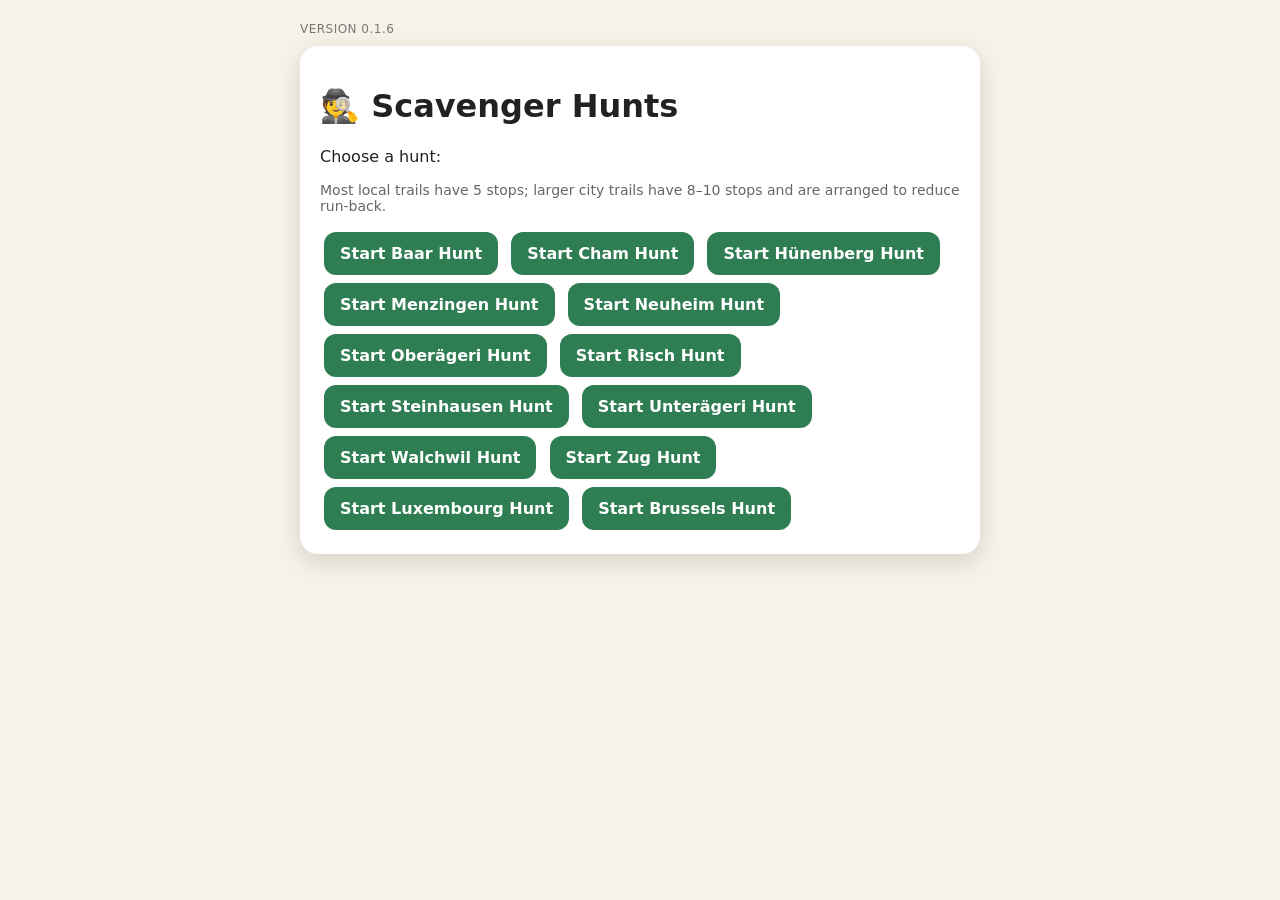
<file: index.html>
<!doctype html>
<html lang="en">
<head>
  <meta charset="utf-8">
  <meta name="viewport" content="width=device-width,initial-scale=1">
  <title>Scavenger Hunts</title>
  <link rel="stylesheet" href="style.css">
</head>
<body>
  <main>
    <!-- Bump this version whenever committing code changes. -->
    <p class="version-tag" aria-label="App version">Version 0.1.6</p>
    <div class="card">
      <h1>🕵️ Scavenger Hunts</h1>
      <p>Choose a hunt:</p>
      <p class="small">Most local trails have 5 stops; larger city trails have 8–10 stops and are arranged to reduce run-back.</p>
      <a class="primary button-link" href="baar.html">Start Baar Hunt</a>
      <a class="primary button-link" href="cham.html">Start Cham Hunt</a>
      <a class="primary button-link" href="huenenberg.html">Start Hünenberg Hunt</a>
      <a class="primary button-link" href="menzingen.html">Start Menzingen Hunt</a>
      <a class="primary button-link" href="neuheim.html">Start Neuheim Hunt</a>
      <a class="primary button-link" href="oberaegeri.html">Start Oberägeri Hunt</a>
      <a class="primary button-link" href="risch.html">Start Risch Hunt</a>
      <a class="primary button-link" href="steinhausen.html">Start Steinhausen Hunt</a>
      <a class="primary button-link" href="unteraegeri.html">Start Unterägeri Hunt</a>
      <a class="primary button-link" href="walchwil.html">Start Walchwil Hunt</a>
      <a class="primary button-link" href="zug.html">Start Zug Hunt</a>
      <a class="primary button-link" href="luxemburg.html">Start Luxembourg Hunt</a>
      <a class="primary button-link" href="brussels.html">Start Brussels Hunt</a>
    </div>
  </main>
</body>
</html>
</file>
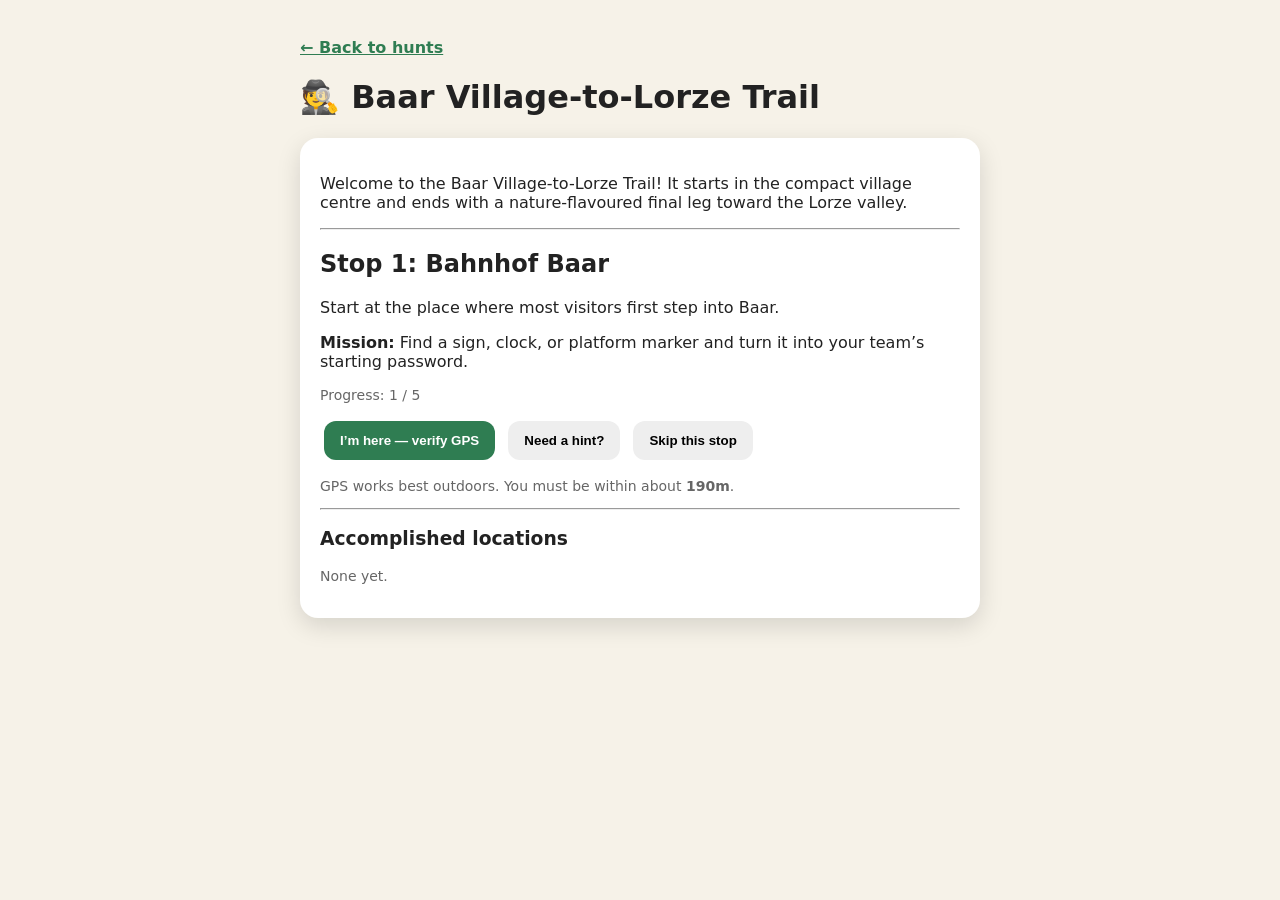
<file: baar.html>
<!doctype html>
<html lang="en">
<head>
  <meta charset="utf-8">
  <meta name="viewport" content="width=device-width,initial-scale=1">
  <title>Baar Scavenger Hunt</title>
  <link rel="stylesheet" href="style.css">
</head>
<body>
  <main id="app"></main>

  <script src="verify.js"></script>
  <script src="hunt-engine.js"></script>
  <script src="baar-hunt.js"></script>
</body>
</html>
</file>
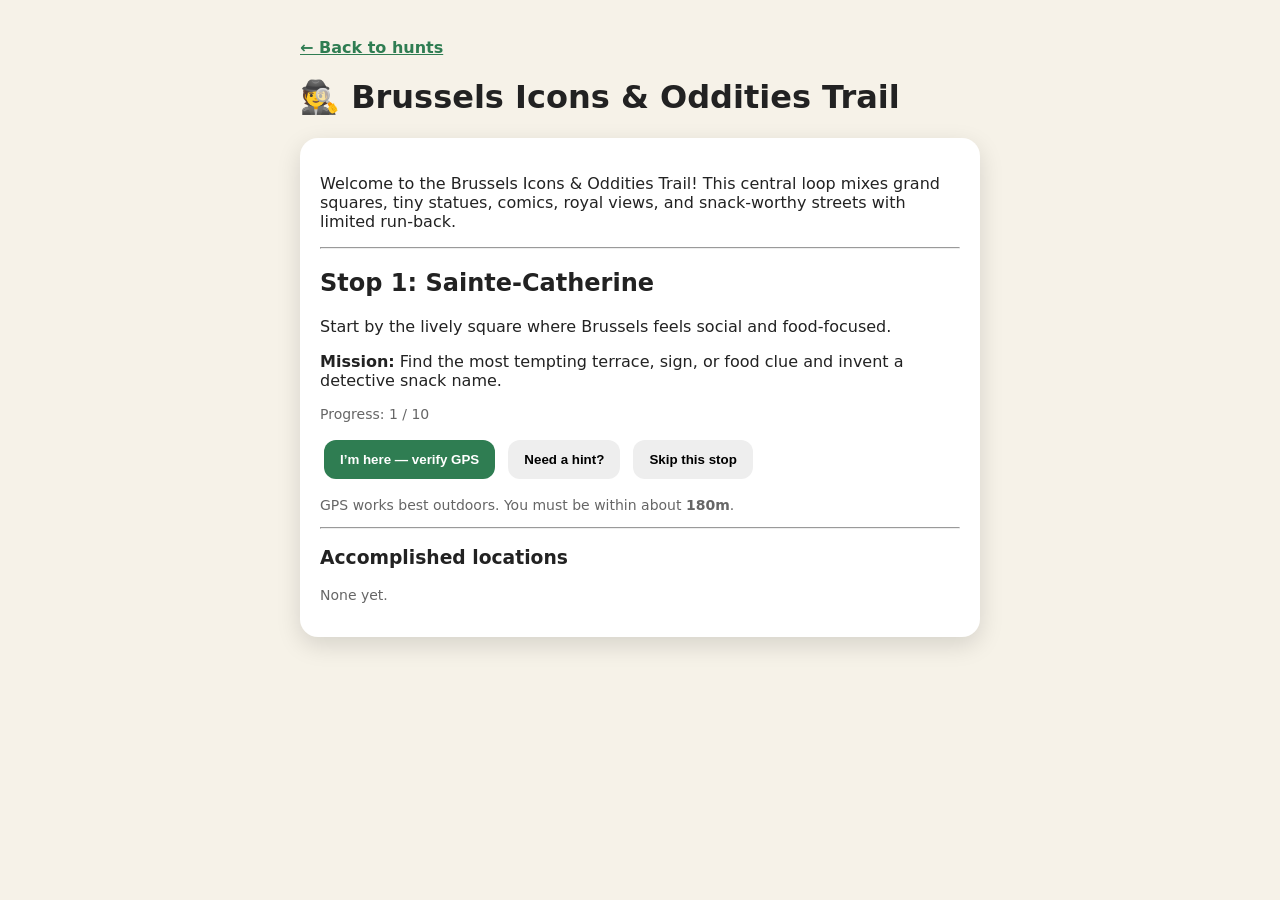
<file: brussels.html>
<!doctype html>
<html lang="en">
<head>
  <meta charset="utf-8">
  <meta name="viewport" content="width=device-width,initial-scale=1">
  <title>Brussels Scavenger Hunt</title>
  <link rel="stylesheet" href="style.css">
</head>
<body>
  <main id="app"></main>

  <script src="verify.js"></script>
  <script src="hunt-engine.js"></script>
  <script src="brussels-hunt.js"></script>
</body>
</html>
</file>
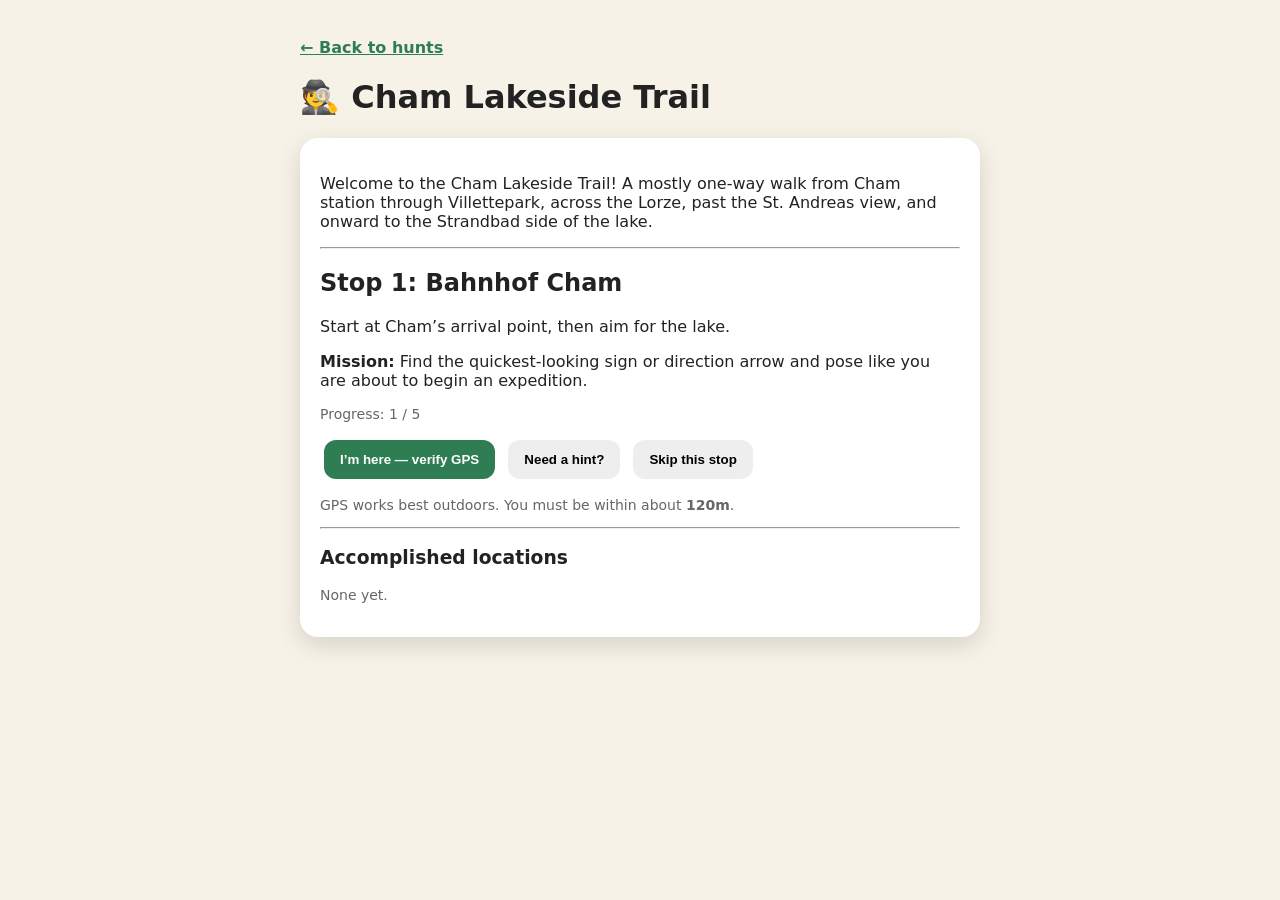
<file: cham.html>
<!doctype html>
<html lang="en">
<head>
  <meta charset="utf-8">
  <meta name="viewport" content="width=device-width,initial-scale=1">
  <title>Cham Scavenger Hunt</title>
  <link rel="stylesheet" href="style.css">
</head>
<body>
  <main id="app"></main>

  <script src="verify.js"></script>
  <script src="hunt-engine.js"></script>
  <script src="cham-hunt.js"></script>
</body>
</html>
</file>
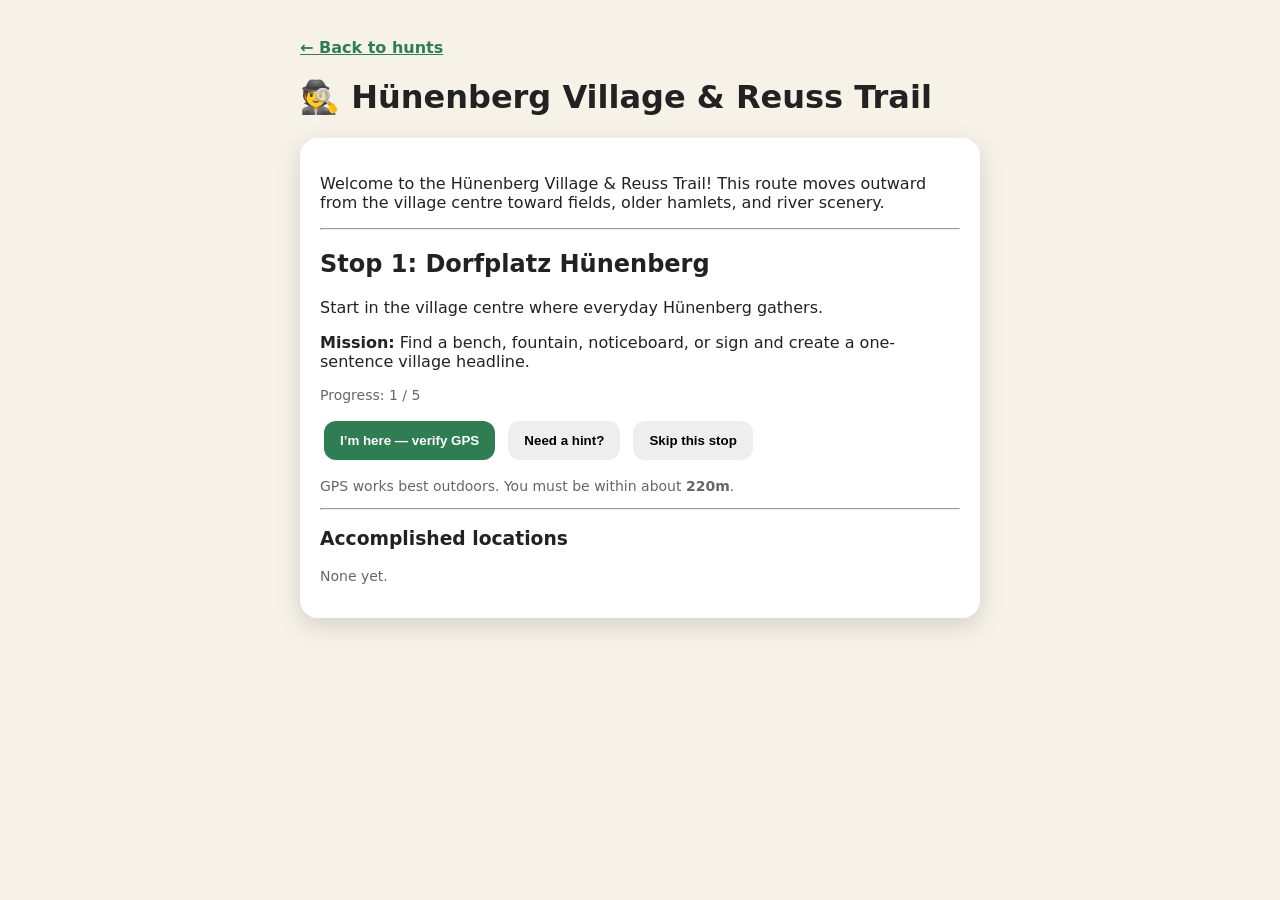
<file: huenenberg.html>
<!doctype html>
<html lang="en">
<head>
  <meta charset="utf-8">
  <meta name="viewport" content="width=device-width,initial-scale=1">
  <title>Hünenberg Scavenger Hunt</title>
  <link rel="stylesheet" href="style.css">
</head>
<body>
  <main id="app"></main>

  <script src="verify.js"></script>
  <script src="hunt-engine.js"></script>
  <script src="huenenberg-hunt.js"></script>
</body>
</html>
</file>
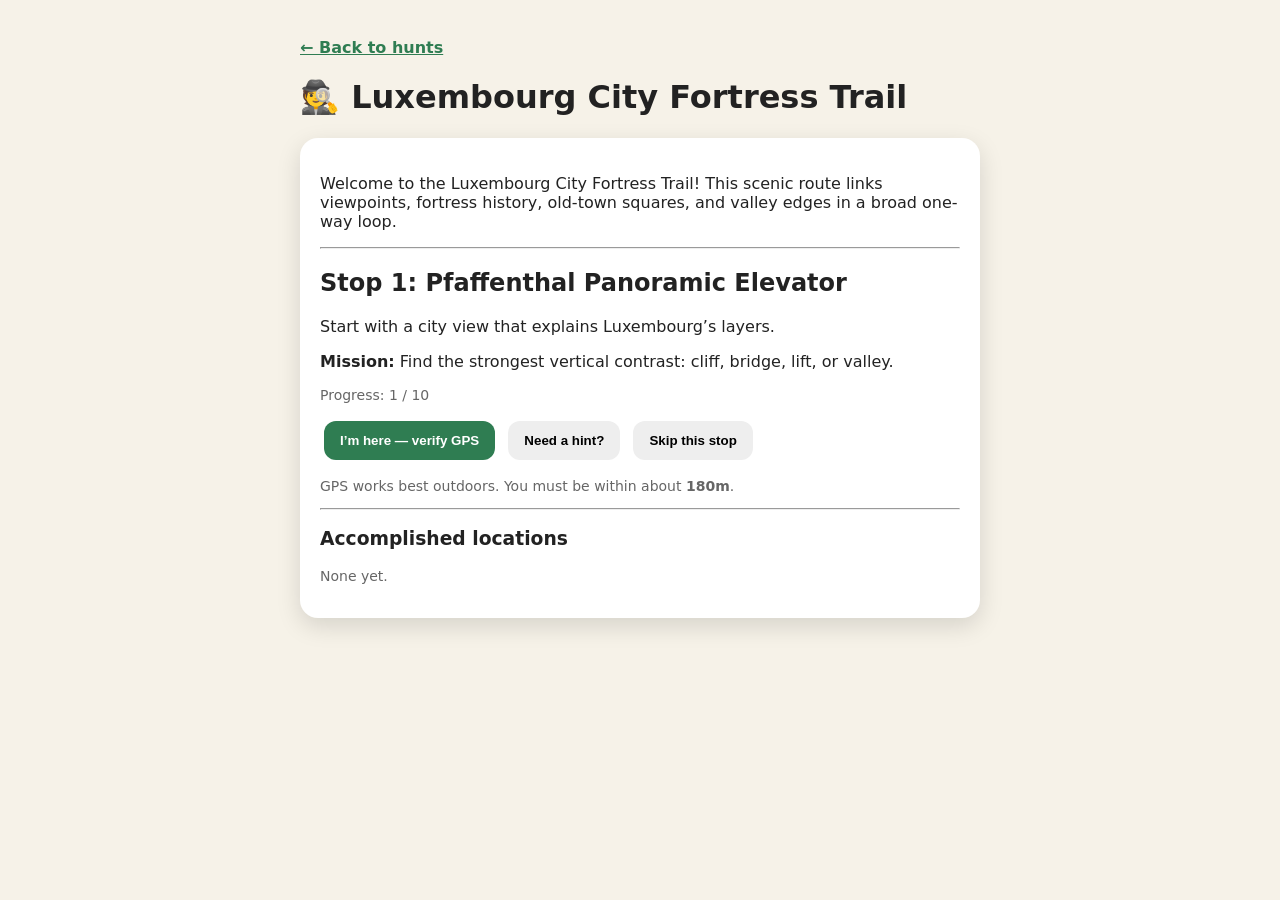
<file: luxemburg.html>
<!doctype html>
<html lang="en">
<head>
  <meta charset="utf-8">
  <meta name="viewport" content="width=device-width,initial-scale=1">
  <title>Luxembourg Scavenger Hunt</title>
  <link rel="stylesheet" href="style.css">
</head>
<body>
  <main id="app"></main>

  <script src="verify.js"></script>
  <script src="hunt-engine.js"></script>
  <script src="luxemburg-hunt.js"></script>
</body>
</html>
</file>
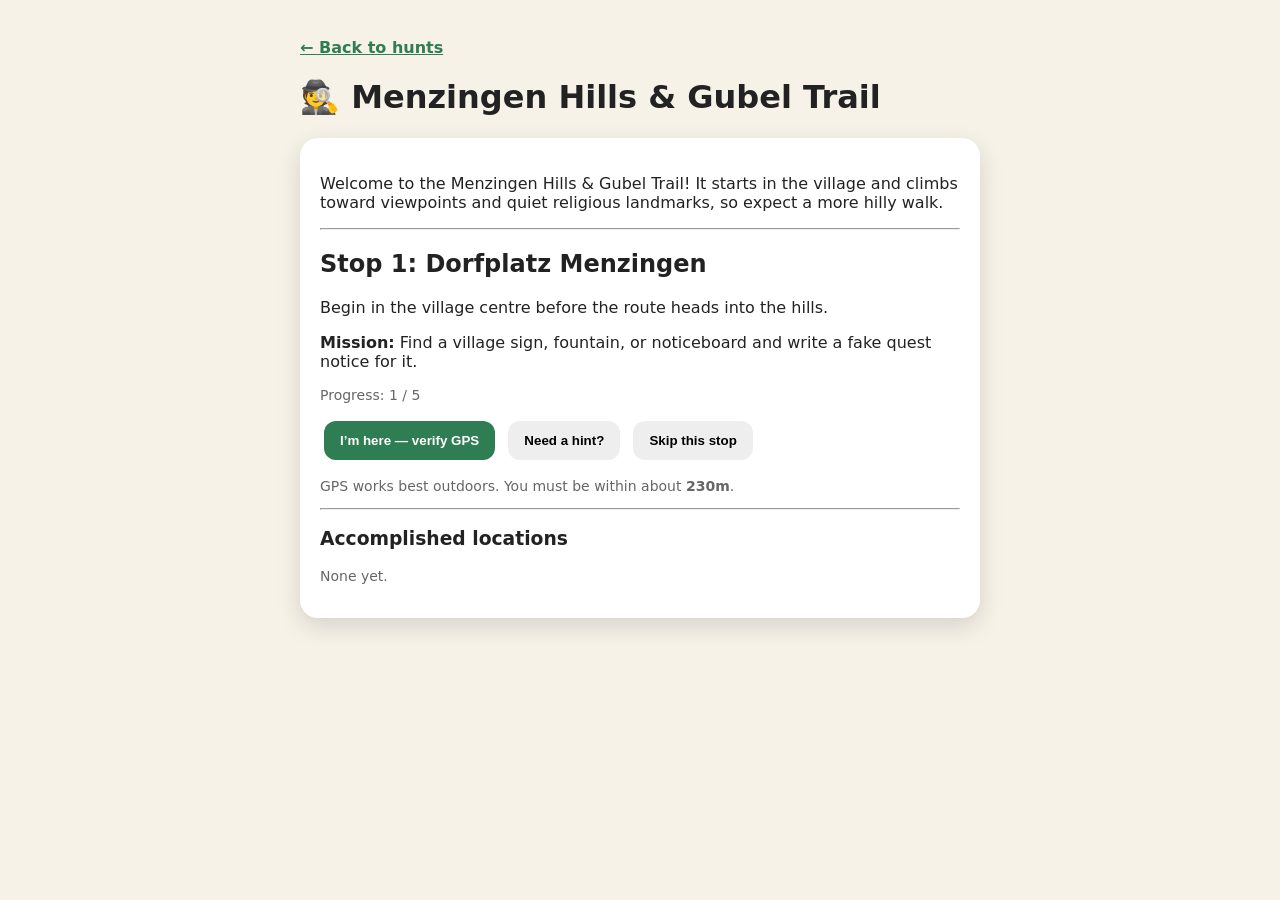
<file: menzingen.html>
<!doctype html>
<html lang="en">
<head>
  <meta charset="utf-8">
  <meta name="viewport" content="width=device-width,initial-scale=1">
  <title>Menzingen Scavenger Hunt</title>
  <link rel="stylesheet" href="style.css">
</head>
<body>
  <main id="app"></main>

  <script src="verify.js"></script>
  <script src="hunt-engine.js"></script>
  <script src="menzingen-hunt.js"></script>
</body>
</html>
</file>
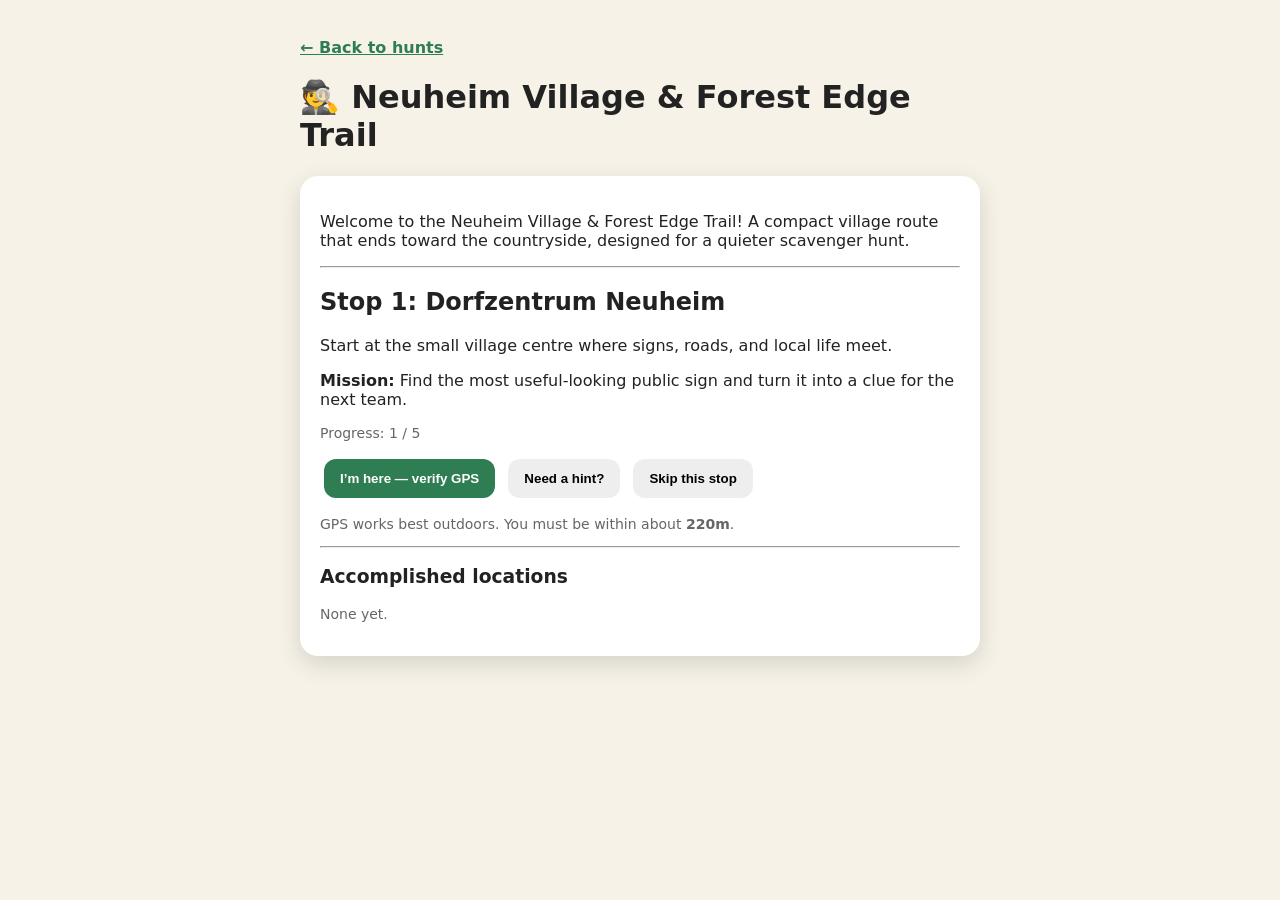
<file: neuheim.html>
<!doctype html>
<html lang="en">
<head>
  <meta charset="utf-8">
  <meta name="viewport" content="width=device-width,initial-scale=1">
  <title>Neuheim Scavenger Hunt</title>
  <link rel="stylesheet" href="style.css">
</head>
<body>
  <main id="app"></main>

  <script src="verify.js"></script>
  <script src="hunt-engine.js"></script>
  <script src="neuheim-hunt.js"></script>
</body>
</html>
</file>
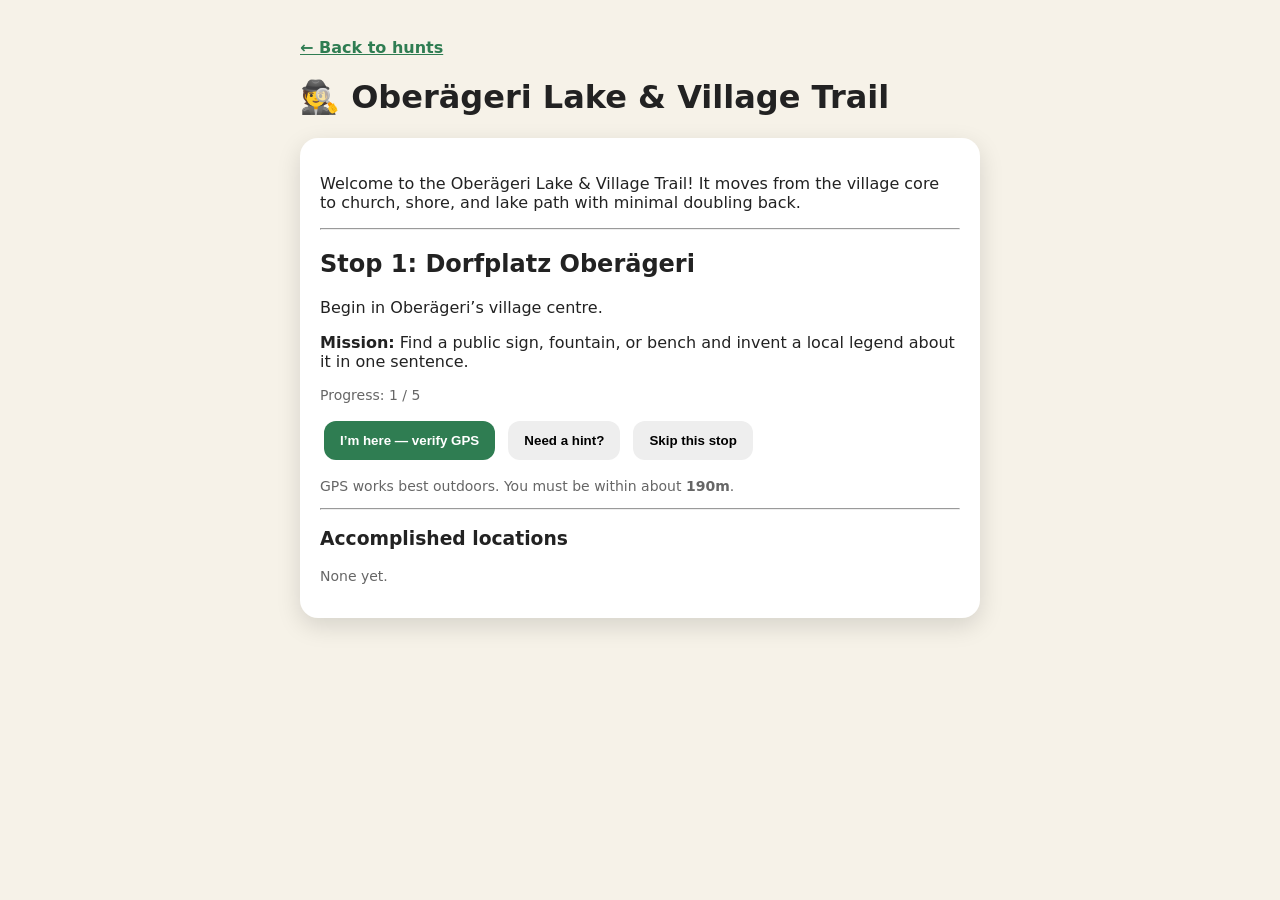
<file: oberaegeri.html>
<!doctype html>
<html lang="en">
<head>
  <meta charset="utf-8">
  <meta name="viewport" content="width=device-width,initial-scale=1">
  <title>Oberägeri Scavenger Hunt</title>
  <link rel="stylesheet" href="style.css">
</head>
<body>
  <main id="app"></main>

  <script src="verify.js"></script>
  <script src="hunt-engine.js"></script>
  <script src="oberaegeri-hunt.js"></script>
</body>
</html>
</file>
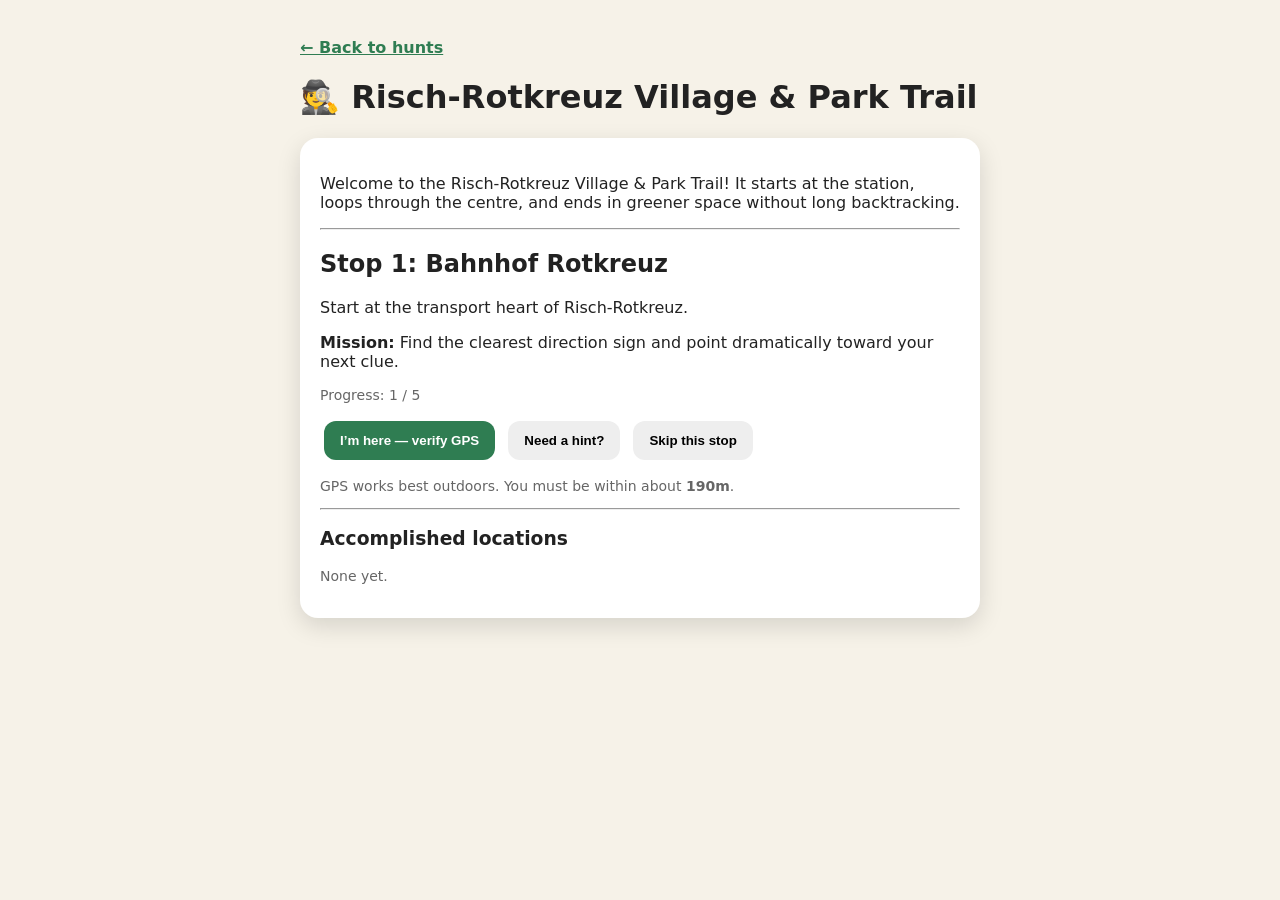
<file: risch.html>
<!doctype html>
<html lang="en">
<head>
  <meta charset="utf-8">
  <meta name="viewport" content="width=device-width,initial-scale=1">
  <title>Risch Scavenger Hunt</title>
  <link rel="stylesheet" href="style.css">
</head>
<body>
  <main id="app"></main>

  <script src="verify.js"></script>
  <script src="hunt-engine.js"></script>
  <script src="risch-hunt.js"></script>
</body>
</html>
</file>
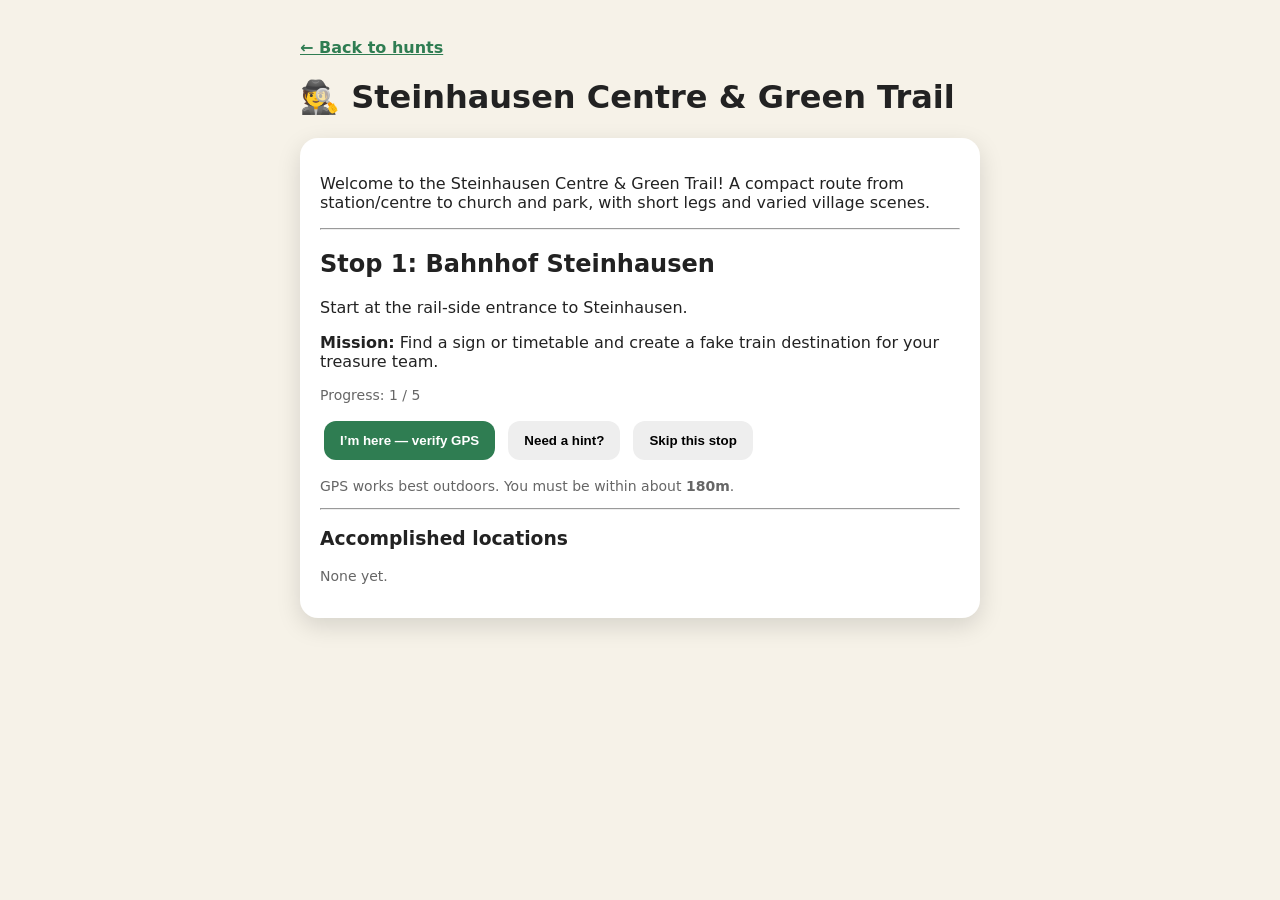
<file: steinhausen.html>
<!doctype html>
<html lang="en">
<head>
  <meta charset="utf-8">
  <meta name="viewport" content="width=device-width,initial-scale=1">
  <title>Steinhausen Scavenger Hunt</title>
  <link rel="stylesheet" href="style.css">
</head>
<body>
  <main id="app"></main>

  <script src="verify.js"></script>
  <script src="hunt-engine.js"></script>
  <script src="steinhausen-hunt.js"></script>
</body>
</html>
</file>
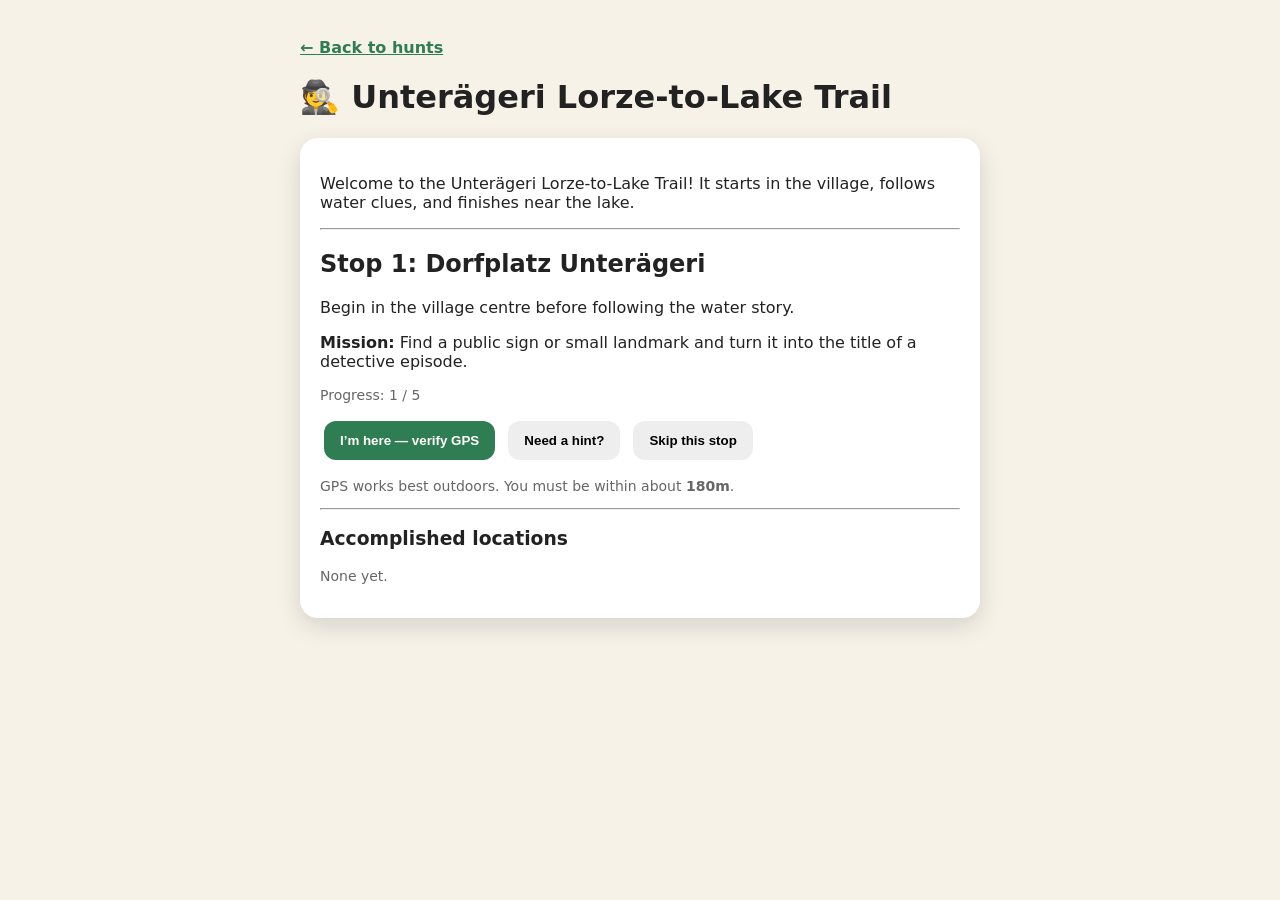
<file: unteraegeri.html>
<!doctype html>
<html lang="en">
<head>
  <meta charset="utf-8">
  <meta name="viewport" content="width=device-width,initial-scale=1">
  <title>Unterägeri Scavenger Hunt</title>
  <link rel="stylesheet" href="style.css">
</head>
<body>
  <main id="app"></main>

  <script src="verify.js"></script>
  <script src="hunt-engine.js"></script>
  <script src="unteraegeri-hunt.js"></script>
</body>
</html>
</file>
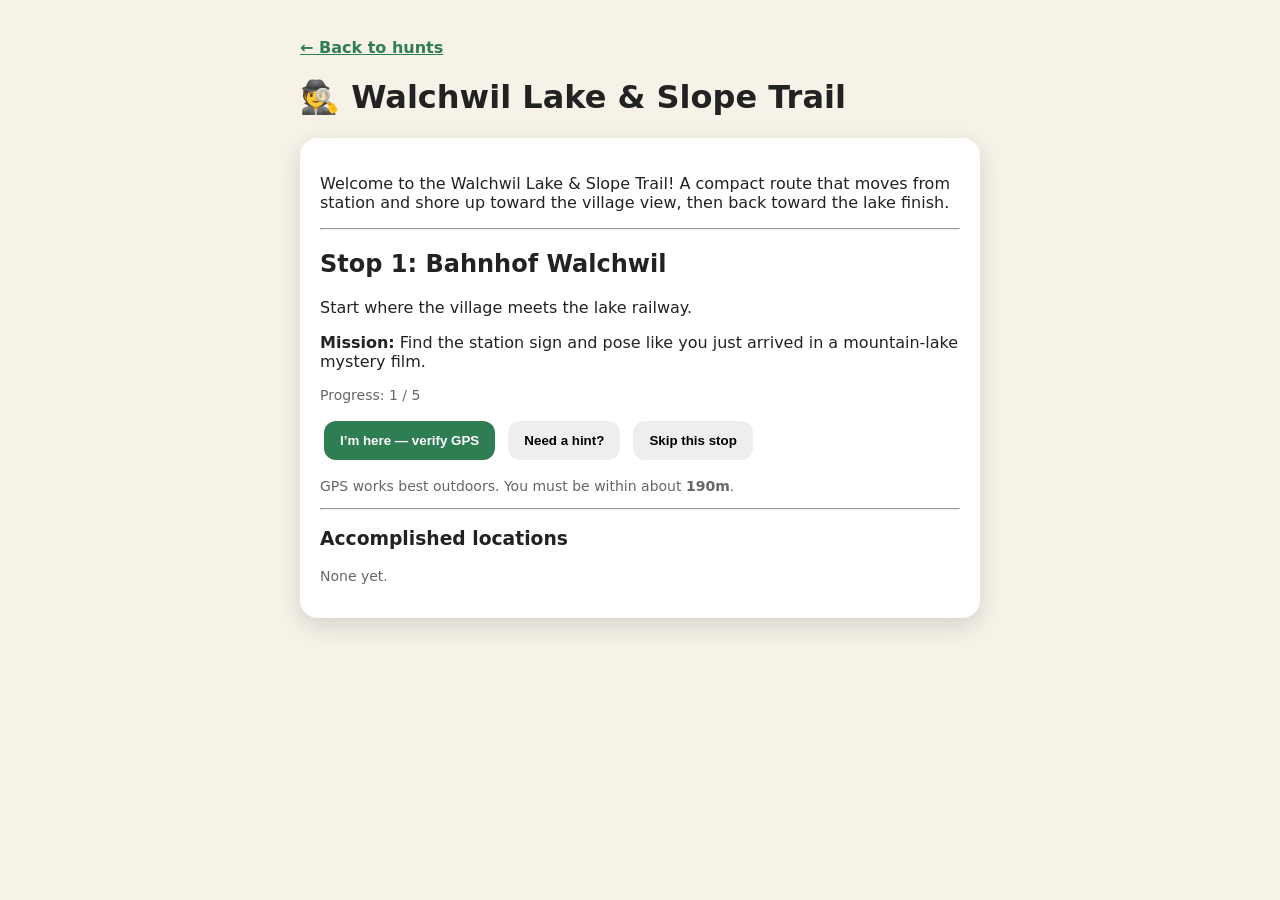
<file: walchwil.html>
<!doctype html>
<html lang="en">
<head>
  <meta charset="utf-8">
  <meta name="viewport" content="width=device-width,initial-scale=1">
  <title>Walchwil Scavenger Hunt</title>
  <link rel="stylesheet" href="style.css">
</head>
<body>
  <main id="app"></main>

  <script src="verify.js"></script>
  <script src="hunt-engine.js"></script>
  <script src="walchwil-hunt.js"></script>
</body>
</html>
</file>
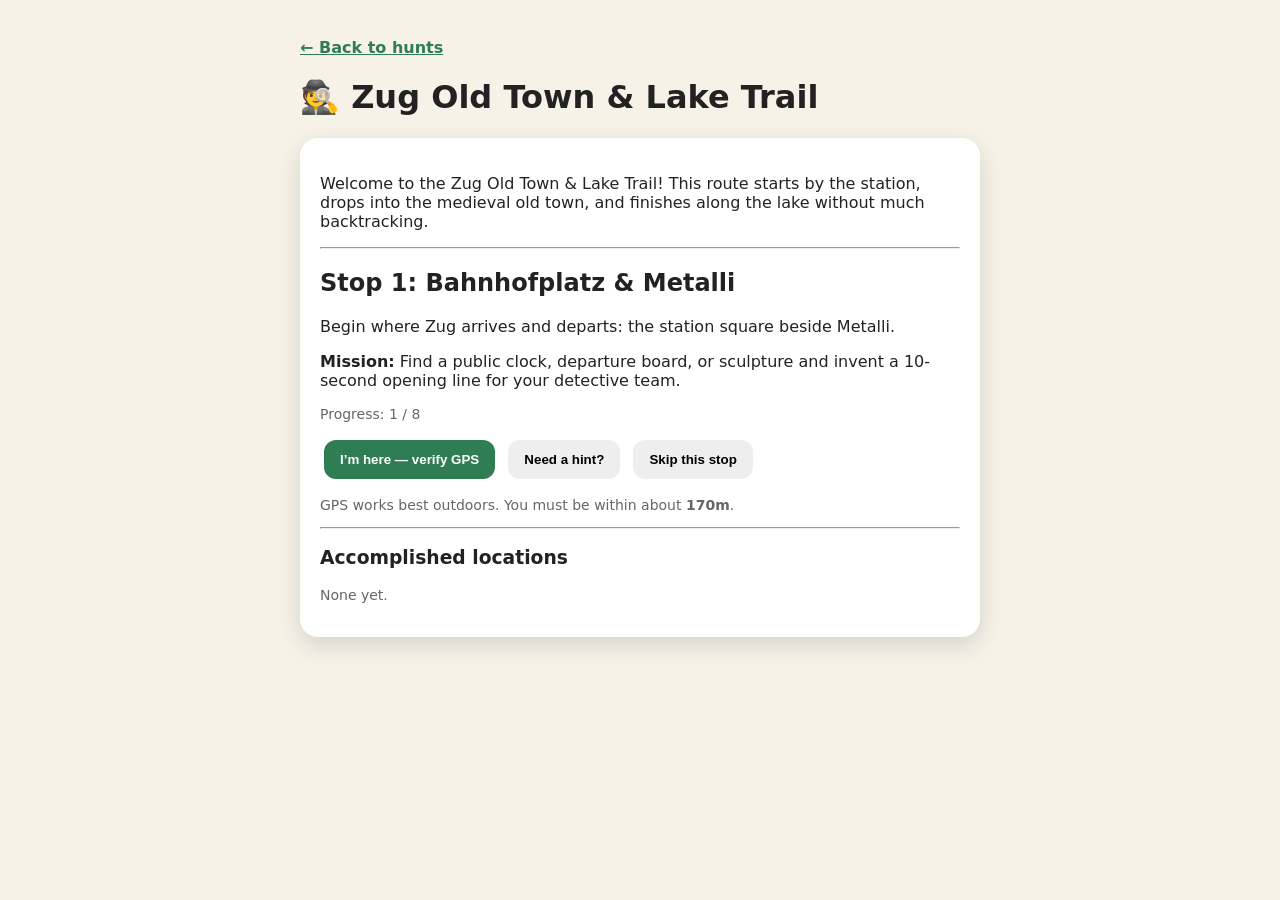
<file: zug.html>
<!doctype html>
<html lang="en">
<head>
  <meta charset="utf-8">
  <meta name="viewport" content="width=device-width,initial-scale=1">
  <title>Zug Scavenger Hunt</title>
  <link rel="stylesheet" href="style.css">
</head>
<body>
  <main id="app"></main>

  <script src="verify.js"></script>
  <script src="hunt-engine.js"></script>
  <script src="zug-hunt.js"></script>
</body>
</html>
</file>
<file: style.css>
body {
  font-family: system-ui, sans-serif;
  margin: 0;
  background: #f6f2e8;
  color: #222;
}

main {
  max-width: 680px;
  margin: auto;
  padding: 22px;
}

.card {
  background: white;
  border-radius: 18px;
  padding: 20px;
  box-shadow: 0 8px 25px #0002;
}

button,
.button-link {
  border: 0;
  border-radius: 12px;
  padding: 12px 16px;
  font-weight: 700;
  cursor: pointer;
  margin: 4px;
  display: inline-block;
  text-decoration: none;
}

.primary {
  background: #2f7d52;
  color: white;
}

.ghost {
  background: #eee;
}

.ok {
  color: #2f7d52;
  font-weight: 700;
}

.bad {
  color: #b23b3b;
  font-weight: 700;
}

.small {
  color: #666;
  font-size: 14px;
}

a {
  color: #2f7d52;
  font-weight: 700;
}

.accomplished-list {
  padding-left: 0;
  list-style: none;
}

.accomplished-list li {
  margin: 10px 0;
  padding: 10px;
  background: #f7f7f7;
  border-radius: 12px;
}


.version-tag {
  margin: 0 0 10px;
  font-size: 12px;
  color: #777;
  letter-spacing: 0.04em;
  text-transform: uppercase;
}
</file>
